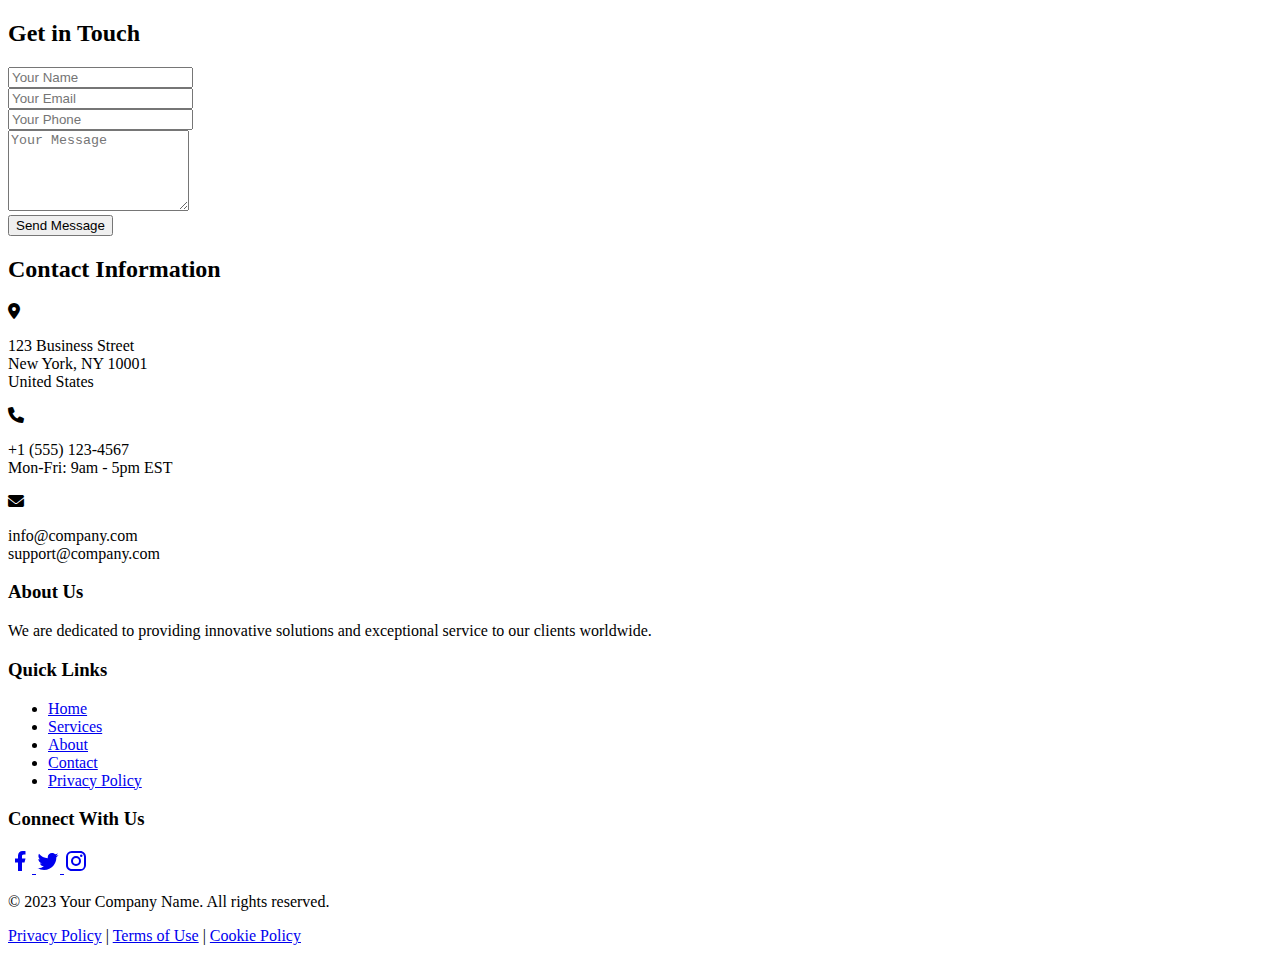
<file: index.html>
<!DOCTYPE html>
<html lang="en">
<head>
    <meta charset="UTF-8">
    <meta name="viewport" content="width=device-width, initial-scale=1.0">
    <title>Contact Us - Your Company Name</title>
    <link rel="stylesheet" href="https://cdnjs.cloudflare.com/ajax/libs/font-awesome/6.0.0/css/all.min.css">
    
</head>
<body>

    <section class="contact-section">
        <div class="contact-container">
            <div class="contact-form">
                <h2>Get in Touch</h2>
                <form>
                    <div class="form-group">
                        <input type="text" placeholder="Your Name" required>
                    </div>
                    <div class="form-group">
                        <input type="email" placeholder="Your Email" required>
                    </div>
                    <div class="form-group">
                        <input type="tel" placeholder="Your Phone">
                    </div>
                    <div class="form-group">
                        <textarea placeholder="Your Message" rows="5" required></textarea>
                    </div>
                    <button type="submit">Send Message</button>
                </form>
            </div>
            <div class="contact-info">
                <h2>Contact Information</h2>
                <div class="info-item">
                    <i class="fas fa-map-marker-alt"></i>
                    <p>123 Business Street<br>New York, NY 10001<br>United States</p>
                </div>
                <div class="info-item">
                    <i class="fas fa-phone"></i>
                    <p>+1 (555) 123-4567<br>Mon-Fri: 9am - 5pm EST</p>
                </div>
                <div class="info-item">
                    <i class="fas fa-envelope"></i>
                    <p>info@company.com<br>support@company.com</p>
                </div>
            </div>
        </div>
    </section>

    
    <footer>
        <div class="footer-content">
            <div class="footer-section">
                <h3>About Us</h3>
                <p>We are dedicated to providing innovative solutions and exceptional service to our clients worldwide.</p>
            </div>
            <div class="footer-section">
                <h3>Quick Links</h3>
                <ul class="footer-links">
                    <li><a href="#">Home</a></li>
                    <li><a href="#">Services</a></li>
                    <li><a href="#">About</a></li>
                    <li><a href="#">Contact</a></li>
                    <li><a href="#">Privacy Policy</a></li>
                </ul>
            </div>
            <div class="footer-section">
                <h3>Connect With Us</h3>
                <div class="social-icons">
                    <a href="#" class="social-icon">
                        <svg class="facebook" xmlns="http://www.w3.org/2000/svg" width="24" height="24" viewBox="0 0 24 24"><path fill="currentColor" d="M14 13.5h2.5l1-4H14v-2c0-1.03 0-2 2-2h1.5V2.14c-.326-.043-1.557-.14-2.857-.14C11.928 2 10 3.657 10 6.7v2.8H7v4h3V22h4v-8.5z"/></svg>
                    </a>
                    <a href="#" class="social-icon">
                        <svg class="twitter" xmlns="http://www.w3.org/2000/svg" width="24" height="24" viewBox="0 0 24 24"><path fill="currentColor" d="M22.46 6c-.77.35-1.6.58-2.46.69c.88-.53 1.56-1.37 1.88-2.38c-.83.5-1.75.85-2.72 1.05C18.37 4.5 17.26 4 16 4c-2.35 0-4.27 1.92-4.27 4.29c0 .34.04.67.11.98C8.28 9.09 5.11 7.38 3 4.79c-.37.63-.58 1.37-.58 2.15c0 1.49.75 2.81 1.91 3.56c-.71 0-1.37-.2-1.95-.5v.03c0 2.08 1.48 3.82 3.44 4.21a4.22 4.22 0 0 1-1.93.07a4.28 4.28 0 0 0 4 2.98a8.521 8.521 0 0 1-5.33 1.84c-.34 0-.68-.02-1.02-.06C3.44 20.29 5.7 21 8.12 21C16 21 20.33 14.46 20.33 8.79c0-.19 0-.37-.01-.56c.84-.6 1.56-1.36 2.14-2.23Z"/></svg>
                    </a>
                    <a href="#" class="social-icon">
                        <svg class="instagram" xmlns="http://www.w3.org/2000/svg" width="24" height="24" viewBox="0 0 24 24"><path fill="currentColor" d="M7.8 2h8.4C19.4 2 22 4.6 22 7.8v8.4a5.8 5.8 0 0 1-5.8 5.8H7.8C4.6 22 2 19.4 2 16.2V7.8A5.8 5.8 0 0 1 7.8 2m-.2 2A3.6 3.6 0 0 0 4 7.6v8.8C4 18.39 5.61 20 7.6 20h8.8a3.6 3.6 0 0 0 3.6-3.6V7.6C20 5.61 18.39 4 16.4 4H7.6m9.65 1.5a1.25 1.25 0 0 1 1.25 1.25A1.25 1.25 0 0 1 17.25 8A1.25 1.25 0 0 1 16 6.75a1.25 1.25 0 0 1 1.25-1.25M12 7a5 5 0 0 1 5 5a5 5 0 0 1-5 5a5 5 0 0 1-5-5a5 5 0 0 1 5-5m0 2a3 3 0 0 0-3 3a3 3 0 0 0 3 3a3 3 0 0 0 3-3a3 3 0 0 0-3-3Z"/></svg>
                    </a>
                </div>
            </div>
        </div>
        <div class="footer-bottom">
            <p class="copyright">&copy; 2023 Your Company Name. All rights reserved.</p>
            <div class="legal-links">
                <a href="#">Privacy Policy</a> | 
                <a href="#">Terms of Use</a> | 
                <a href="#">Cookie Policy</a>
            </div>
        </div>
    </footer>
</body>
</html>
</file>
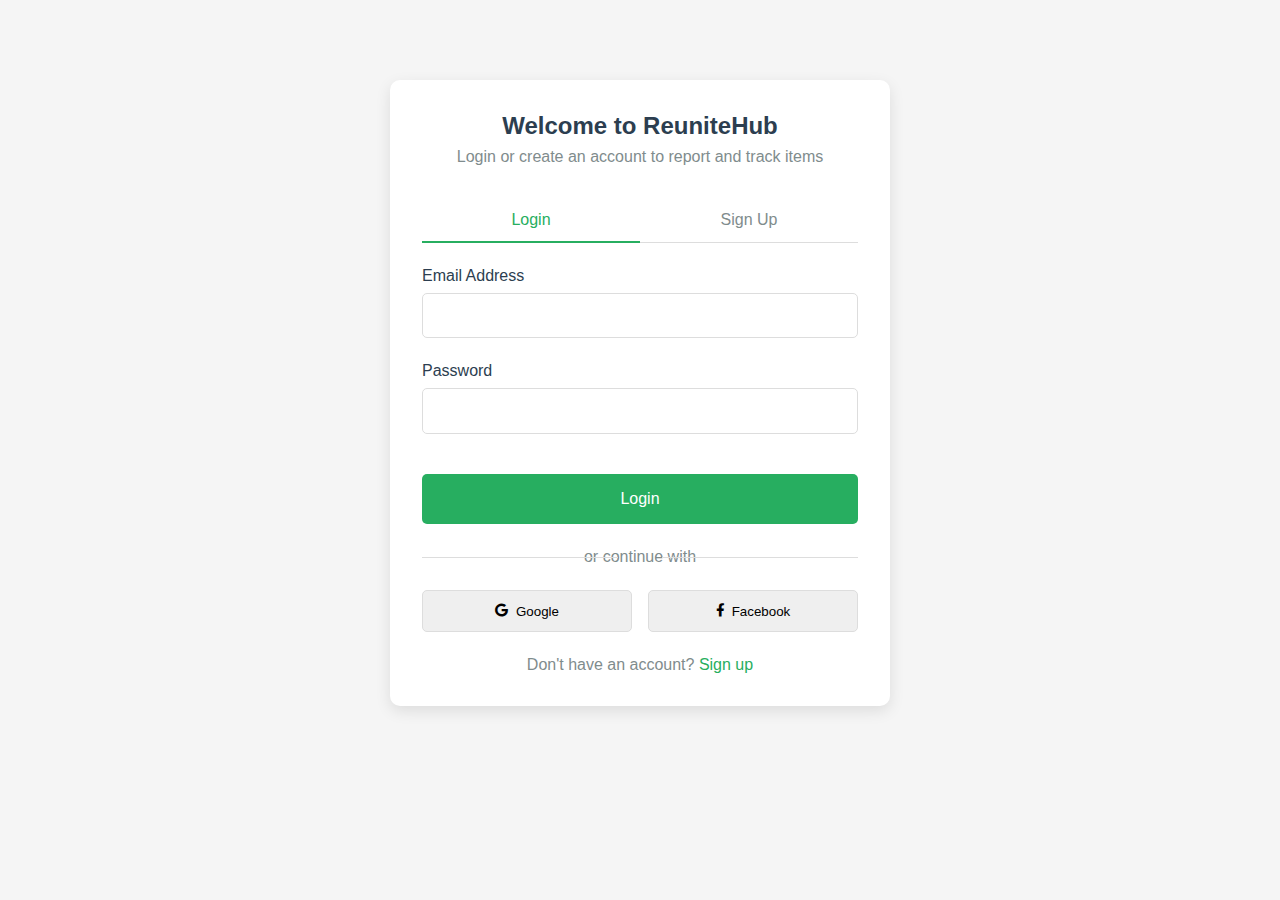
<file: account.html>
5<!DOCTYPE html>
<html lang="en">
<head>
    <meta charset="UTF-8">
    <meta name="viewport" content="width=device-width, initial-scale=1.0">
    <title>My Account | ReuniteHub</title>
    <link rel="stylesheet" href="https://cdnjs.cloudflare.com/ajax/libs/font-awesome/6.0.0/css/all.min.css">
    <style>
        * {
            margin: 0;
            padding: 0;
            box-sizing: border-box;
            font-family: 'Segoe UI', Tahoma, Geneva, Verdana, sans-serif;
        }
        
        body {
            background: #f5f5f5;
        }
        
        .navbar {
            background: #ffffff;
            padding: 1rem 5%;
            box-shadow: 0 2px 10px rgba(0,0,0,0.1);
            display: flex;
            justify-content: space-between;
            align-items: center;
        }
        
        .logo {
            font-size: 1.8rem;
            font-weight: bold;
            color: #2c3e50;
            text-decoration: none;
        }
        
        .logo span {
            color: #27ae60;
        }
        
        .nav-links a {
            margin-left: 2rem;
            text-decoration: none;
            color: #2c3e50;
            font-weight: 500;
            transition: all 0.3s ease;
        }
        
        .nav-links a:hover {
            color: #27ae60;
        }
        
        .account-container {
            max-width: 1200px;
            margin: 2rem auto;
            padding: 0 5%;
        }
        
        .account-header {
            display: flex;
            align-items: center;
            margin-bottom: 2rem;
            padding-bottom: 1rem;
            border-bottom: 1px solid #eee;
        }
        
        .profile-pic {
            width: 80px;
            height: 80px;
            border-radius: 50%;
            background: #ddd;
            margin-right: 1.5rem;
            overflow: hidden;
        }
        
        .profile-pic img {
            width: 100%;
            height: 100%;
            object-fit: cover;
        }
        
        .profile-info h2 {
            color: #2c3e50;
            margin-bottom: 0.5rem;
        }
        
        .profile-info p {
            color: #7f8c8d;
        }
        
        .account-tabs {
            display: flex;
            margin-bottom: 1.5rem;
            border-bottom: 1px solid #ddd;
        }
        
        .account-tab {
            padding: 0.8rem 1.5rem;
            background: none;
            border: none;
            cursor: pointer;
            font-size: 1rem;
            color: #7f8c8d;
            position: relative;
        }
        
        .account-tab.active {
            color: #27ae60;
            font-weight: 500;
        }
        
        .account-tab.active::after {
            content: '';
            position: absolute;
            bottom: -1px;
            left: 0;
            width: 100%;
            height: 2px;
            background: #27ae60;
        }
        
        .account-content {
            display: none;
        }
        
        .account-content.active {
            display: block;
        }
        
        .items-grid {
            display: grid;
            grid-template-columns: repeat(auto-fill, minmax(250px, 1fr));
            gap: 1.5rem;
            margin-top: 1.5rem;
        }
        
        .item-card {
            border-radius: 10px;
            overflow: hidden;
            box-shadow: 0 3px 10px rgba(0,0,0,0.1);
            transition: all 0.3s ease;
            background: white;
        }
        
        .item-card:hover {
            transform: translateY(-5px);
            box-shadow: 0 5px 15px rgba(0,0,0,0.2);
        }
        
        .item-image {
            height: 150px;
            background: #ddd;
            background-size: cover;
            background-position: center;
        }
        
        .item-info {
            padding: 1rem;
        }
        
        .item-info h4 {
            font-size: 1.1rem;
            margin-bottom: 0.5rem;
            color: #2c3e50;
        }
        
        .item-info p {
            color: #7f8c8d;
            font-size: 0.9rem;
            margin-bottom: 0.5rem;
        }
        
        .item-status {
            display: inline-block;
            padding: 0.3rem 0.8rem;
            border-radius: 20px;
            font-size: 0.8rem;
            font-weight: 500;
        }
        
        .item-status.lost {
            background: #ffeaa7;
            color: #e17055;
        }
        
        .item-status.found {
            background: #a5dfdc;
            color: #27ae60;
        }
        
        .account-details {
            background: white;
            padding: 2rem;
            border-radius: 10px;
            box-shadow: 0 3px 10px rgba(0,0,0,0.1);
        }
        
        .detail-row {
            display: flex;
            margin-bottom: 1rem;
            padding-bottom: 1rem;
            border-bottom: 1px solid #eee;
        }
        
        .detail-label {
            width: 150px;
            font-weight: 500;
            color: #2c3e50;
        }
        
        .detail-value {
            flex: 1;
            color: #7f8c8d;
        }
        
        .logout-btn {
            display: inline-block;
            margin-top: 1rem;
            padding: 0.8rem 1.5rem;
            background: #e74c3c;
            color: white;
            border: none;
            border-radius: 5px;
            cursor: pointer;
            transition: all 0.3s ease;
        }
        
        .logout-btn:hover {
            background: #c0392b;
        }
    </style>
</head>
<body>
    <nav class="navbar">
        <a href="index.html" class="logo">Reunite<span>Hub</span></a>
        <div class="nav-links">
            <a href="lf2.html">Home</a>
            <a href="#" id="reportLink">Report</a>
            <a href="#" id="browseLink">Browse</a>
            <a href="index1.html">Contact</a>
            <a href="#" id="logoutLink" style="color: #e74c3c;">Logout</a>
        </div>
    </nav>
    
    <div class="account-container">
        <div class="account-header">
            <div class="profile-pic">
                <img src="https://source.unsplash.com/random/300x300/?person" alt="Profile Picture">
            </div>
            <div class="profile-info">
                <h2 id="userName">John Doe</h2>
                <p id="userEmail">john.doe@example.com</p>
                <p>Member since <span id="joinDate">May 2023</span></p>
            </div>
        </div>
        
        <div class="account-tabs">
            <button class="account-tab active" data-tab="my-items">My Items</button>
            <button class="account-tab" data-tab="account">Account Details</button>
        </div>
        
        <div class="account-content active" id="my-items-tab">
            <h3>My Reported Items</h3>
            <div class="items-grid" id="userItemsGrid">
                <!-- User's items will be loaded here -->
            </div>
        </div>
        
        <div class="account-content" id="account-tab">
            <div class="account-details">
                <div class="detail-row">
                    <div class="detail-label">Full Name</div>
                    <div class="detail-value" id="detailName">John Doe</div>
                </div>
                <div class="detail-row">
                    <div class="detail-label">Email</div>
                    <div class="detail-value" id="detailEmail">john.doe@example.com</div>
                </div>
                <div class="detail-row">
                    <div class="detail-label">Member Since</div>
                    <div class="detail-value" id="detailJoinDate">May 15, 2023</div>
                </div>
                <button class="logout-btn" id="logoutBtn">Logout</button>
            </div>
        </div>
    </div>
    
    <script>
        // Check if user is logged in
        const currentUser = JSON.parse(localStorage.getItem('currentUser'));
        
        if (!currentUser) {
            window.location.href = 'signup.html';
        } else {
            // Display user info
            document.getElementById('userName').textContent = currentUser.name;
            document.getElementById('userEmail').textContent = currentUser.email;
            document.getElementById('joinDate').textContent = new Date(currentUser.joined).toLocaleDateString('en-US', { year: 'numeric', month: 'long' });
            
            document.getElementById('detailName').textContent = currentUser.name;
            document.getElementById('detailEmail').textContent = currentUser.email;
            document.getElementById('detailJoinDate').textContent = new Date(currentUser.joined).toLocaleDateString('en-US', { year: 'numeric', month: 'long', day: 'numeric' });
            
            // Load user's items
            loadUserItems();
        }
        
        // Tab switching
        const accountTabs = document.querySelectorAll('.account-tab');
        const accountContents = document.querySelectorAll('.account-content');
        
        accountTabs.forEach(tab => {
            tab.addEventListener('click', () => {
                accountTabs.forEach(t => t.classList.remove('active'));
                accountContents.forEach(c => c.classList.remove('active'));
                
                tab.classList.add('active');
                document.getElementById(`${tab.dataset.tab}-tab`).classList.add('active');
            });
        });
        
        // Logout functionality
        const logoutBtn = document.getElementById('logoutBtn');
        const logoutLink = document.getElementById('logoutLink');
        
        function logout() {
            localStorage.removeItem('currentUser');
            window.location.href = 'signup.html';
        }
        
        logoutBtn.addEventListener('click', logout);
        logoutLink.addEventListener('click', (e) => {
            e.preventDefault();
            logout();
        });
        
        // Load user's items
        function loadUserItems() {
            const items = JSON.parse(localStorage.getItem('lostFoundItems')) || [];
            const userItems = items.filter(item => item.contact.includes(currentUser.email));
            
            const itemsGrid = document.getElementById('userItemsGrid');
            itemsGrid.innerHTML = '';
            
            if (userItems.length === 0) {
                itemsGrid.innerHTML = '<p>You have not reported any items yet.</p>';
                return;
            }
            
            userItems.forEach(item => {
                const statusClass = item.type === 'lost' ? 'lost' : 'found';
                const statusText = item.type === 'lost' ? 'Lost' : 'Found';
                
                const itemCard = document.createElement('div');
                itemCard.className = 'item-card';
                itemCard.innerHTML = `
                    <div class="item-image" style="background-image: url('${item.image || 'https://source.unsplash.com/random/800x600/?' + item.category}')"></div>
                    <div class="item-info">
                        <h4>${item.name}</h4>
                        <p>${item.location} • ${new Date(item.date).toLocaleDateString('en-US', { year: 'numeric', month: 'short', day: 'numeric' })}</p>
                        <span class="item-status ${statusClass}">${statusText}</span>
                    </div>
                `;
                
                itemsGrid.appendChild(itemCard);
            });
        }
    </script>
</body>
</html>
</file>
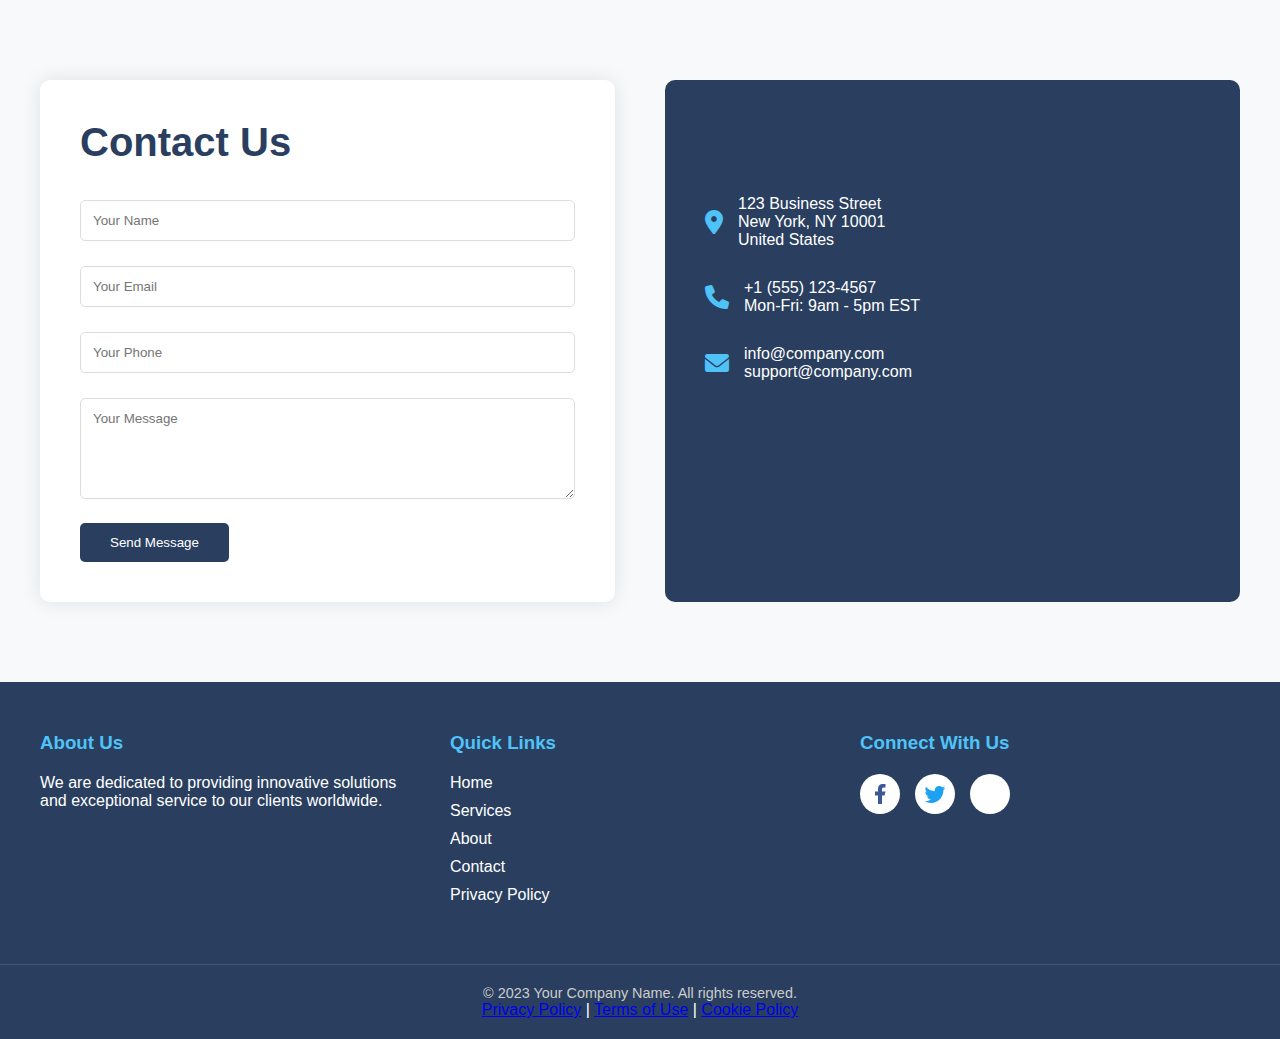
<file: index1.html>
<!DOCTYPE html>
<html lang="en">
<head>
    <meta charset="UTF-8">
    <meta name="viewport" content="width=device-width, initial-scale=1.0">
    <title>Contact Us</title>
    <link rel="stylesheet" href="https://cdnjs.cloudflare.com/ajax/libs/font-awesome/6.0.0/css/all.min.css">
    <link rel="stylesheet" href="style.css">
</head>
<body>
    <!-- Contact Section -->
    <section class="contact-section">
        <div class="contact-container">
            <div class="contact-form">
                <h2>Contact Us</h2>
                <form>
                    <div class="form-group">
                        <input type="text" placeholder="Your Name" required>
                    </div>
                    <div class="form-group">
                        <input type="email" placeholder="Your Email" required>
                    </div>
                    <div class="form-group">
                        <input type="tel" placeholder="Your Phone">
                    </div>
                    <div class="form-group">
                        <textarea placeholder="Your Message" rows="5" required></textarea>
                    </div>
                    <button type="submit">Send Message</button>
                </form>
            </div>
            <div class="contact-info">
                <h2>Contact Information</h2>
                <div class="info-item">
                    <i class="fas fa-map-marker-alt"></i>
                    <p>123 Business Street<br>New York, NY 10001<br>United States</p>
                </div>
                <div class="info-item">
                    <i class="fas fa-phone"></i>
                    <p>+1 (555) 123-4567<br>Mon-Fri: 9am - 5pm EST</p>
                </div>
                <div class="info-item">
                    <i class="fas fa-envelope"></i>
                    <p>info@company.com<br>support@company.com</p>
                </div>
            </div>
        </div>
    </section>

    <!-- Footer -->
    <footer>
        <div class="footer-content">
            <div class="footer-section">
                <h3>About Us</h3>
                <p>We are dedicated to providing innovative solutions and exceptional service to our clients worldwide.</p>
            </div>
            <div class="footer-section">
                <h3>Quick Links</h3>
                <ul class="footer-links">
                    <li><a href="#">Home</a></li>
                    <li><a href="#">Services</a></li>
                    <li><a href="#">About</a></li>
                    <li><a href="#">Contact</a></li>
                    <li><a href="#">Privacy Policy</a></li>
                </ul>
            </div>
            <div class="footer-section">
                <h3>Connect With Us</h3>
                <div class="social-icons">
                    <a href="#" class="social-icon">
                        <svg class="facebook" xmlns="http://www.w3.org/2000/svg" width="24" height="24" viewBox="0 0 24 24"><path fill="currentColor" d="M14 13.5h2.5l1-4H14v-2c0-1.03 0-2 2-2h1.5V2.14c-.326-.043-1.557-.14-2.857-.14C11.928 2 10 3.657 10 6.7v2.8H7v4h3V22h4v-8.5z"/></svg>
                    </a>
                    <a href="#" class="social-icon">
                        <svg class="twitter" xmlns="http://www.w3.org/2000/svg" width="24" height="24" viewBox="0 0 24 24"><path fill="currentColor" d="M22.46 6c-.77.35-1.6.58-2.46.69c.88-.53 1.56-1.37 1.88-2.38c-.83.5-1.75.85-2.72 1.05C18.37 4.5 17.26 4 16 4c-2.35 0-4.27 1.92-4.27 4.29c0 .34.04.67.11.98C8.28 9.09 5.11 7.38 3 4.79c-.37.63-.58 1.37-.58 2.15c0 1.49.75 2.81 1.91 3.56c-.71 0-1.37-.2-1.95-.5v.03c0 2.08 1.48 3.82 3.44 4.21a4.22 4.22 0 0 1-1.93.07a4.28 4.28 0 0 0 4 2.98a8.521 8.521 0 0 1-5.33 1.84c-.34 0-.68-.02-1.02-.06C3.44 20.29 5.7 21 8.12 21C16 21 20.33 14.46 20.33 8.79c0-.19 0-.37-.01-.56c.84-.6 1.56-1.36 2.14-2.23Z"/></svg>
                    </a>
                    <a href="#" class="social-icon">
                        <svg class="instagram" xmlns="http://www.w3.org/2000/svg" width="24" height="24" viewBox="0 0 24 24"><path fill="currentColor"/></svg>
                    </a>
                </div>
            </div>
        </div>
        <div class="footer-bottom">
            <p class="copyright">&copy; 2023 Your Company Name. All rights reserved.</p>
            <div class="legal-links">
                <a href="#">Privacy Policy</a> | 
                <a href="#">Terms of Use</a> | 
                <a href="#">Cookie Policy</a>
            </div>
        </div>
    </footer>
</body>
</html>
</file>
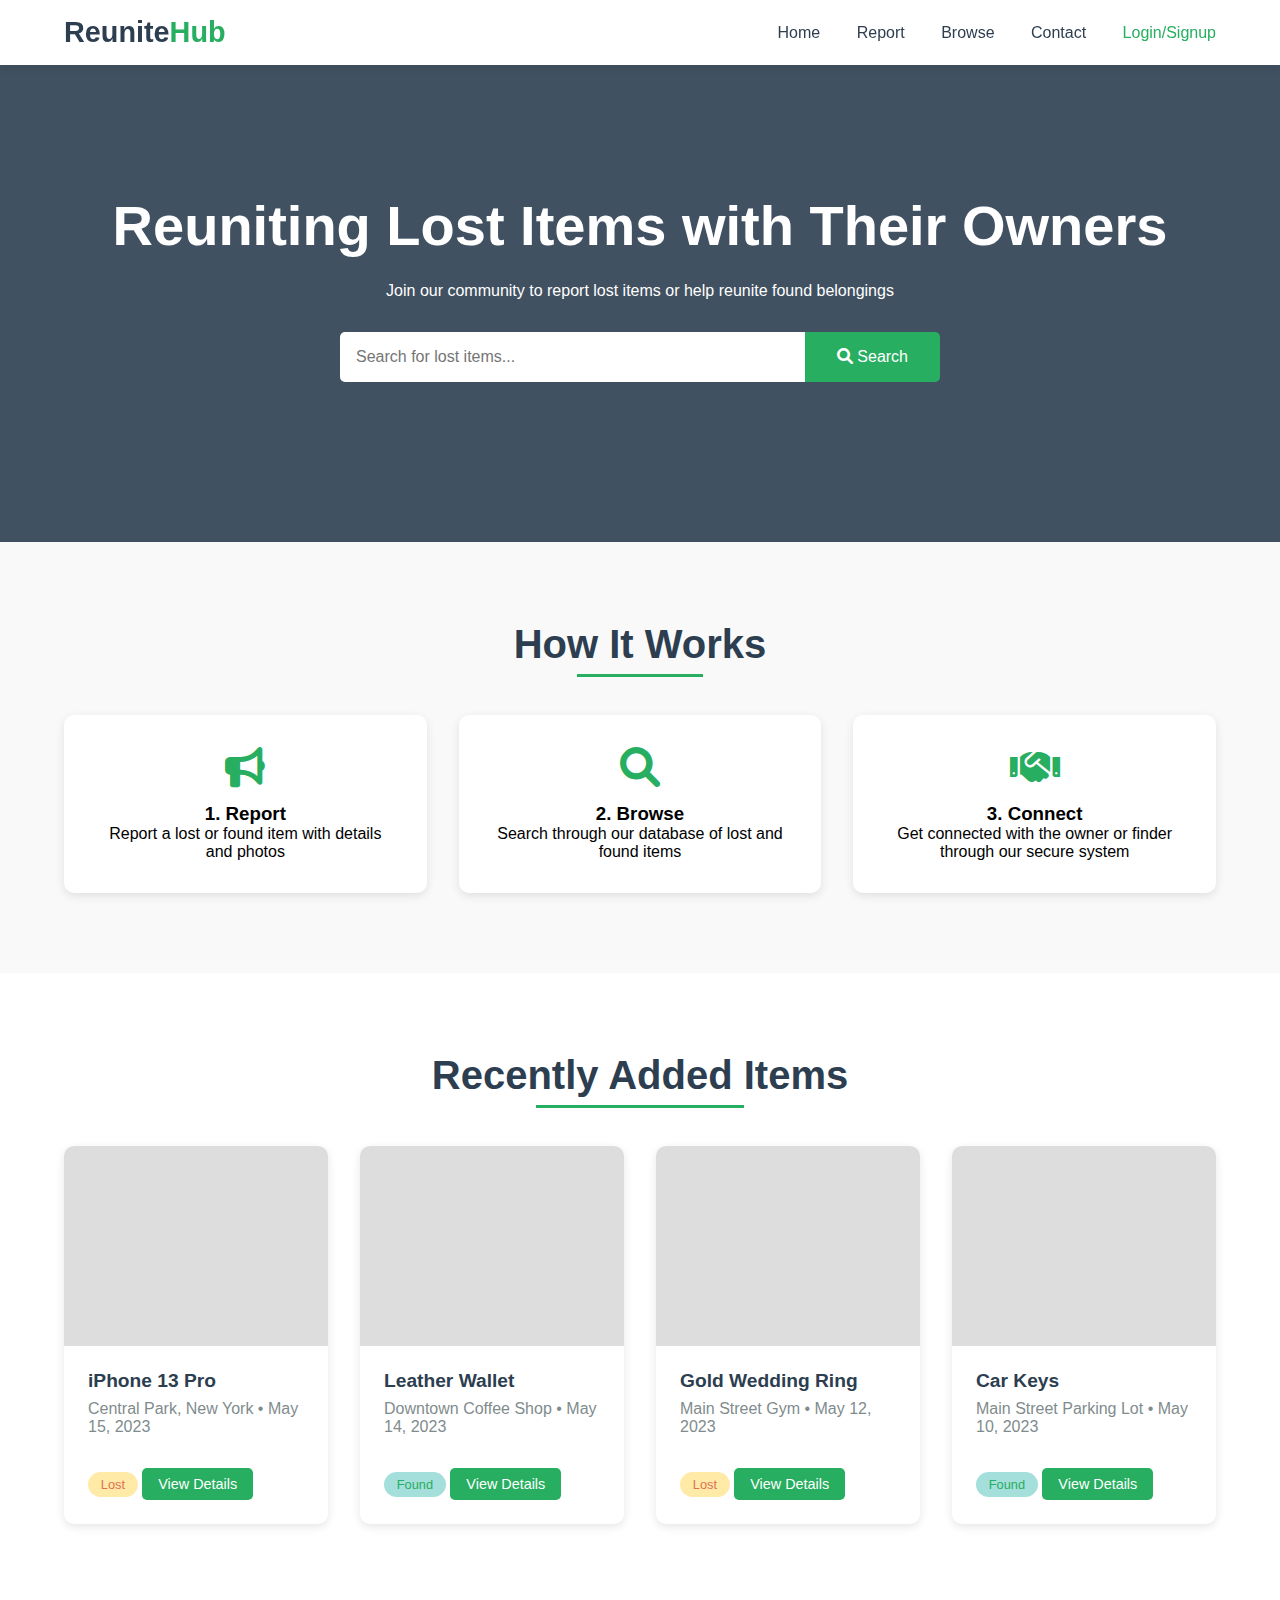
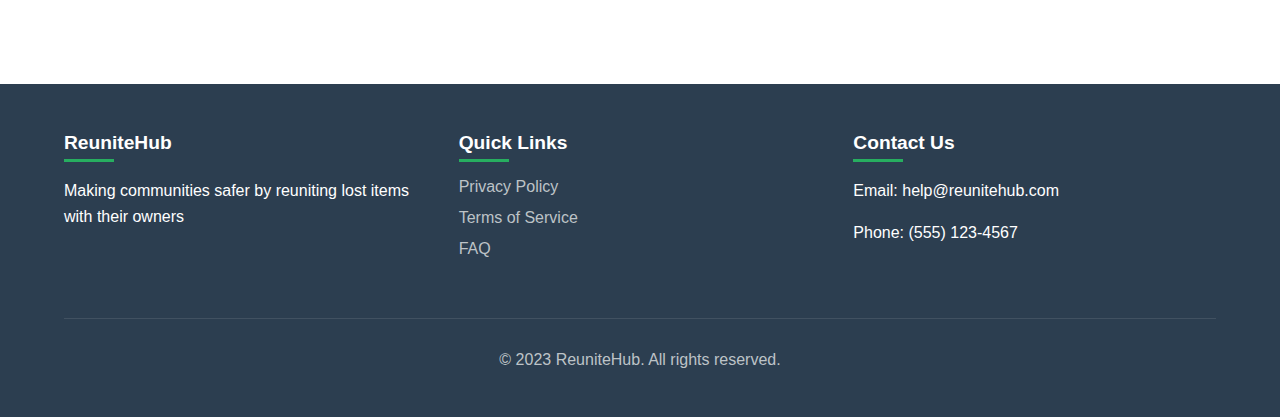
<file: lf.html>
<!DOCTYPE html>
<html lang="en">
<head>
    <meta charset="UTF-8">
    <meta name="viewport" content="width=device-width, initial-scale=1.0">
    <title>ReuniteHub | Lost & Found Community</title>
    <link rel="stylesheet" href="https://cdnjs.cloudflare.com/ajax/libs/font-awesome/6.0.0/css/all.min.css">
    <style>
        * {
            margin: 0;
            padding: 0;
            box-sizing: border-box;
            font-family: 'Segoe UI', Tahoma, Geneva, Verdana, sans-serif;
        }

        
        .navbar {
            background: #ffffff;
            padding: 1rem 5%;
            box-shadow: 0 2px 10px rgba(0,0,0,0.1);
            display: flex;
            justify-content: space-between;
            align-items: center;
            position: sticky;
            top: 0;
            z-index: 100;
        }

        .logo {
            font-size: 1.8rem;
            font-weight: bold;
            color: #2c3e50;
            text-decoration: none;
        }

        .logo span {
            color: #27ae60;
        }

        .nav-links a {
            margin-left: 2rem;
            text-decoration: none;
            color: #2c3e50;
            font-weight: 500;
            transition: all 0.3s ease;
        }

        .nav-links a:hover {
            color: #27ae60;
        }

        
        .hero {
            background: linear-gradient(rgba(44, 62, 80, 0.9), rgba(44, 62, 80, 0.9)),
                        url('https://images.unsplash.com/photo-1589998059171-988d887df646?ixlib=rb-1.2.1&auto=format&fit=crop&w=1355&q=80');
            background-size: cover;
            background-position: center;
            color: white;
            padding: 8rem 5%;
            text-align: center;
        }

        .hero h1 {
            font-size: 3.5rem;
            margin-bottom: 1.5rem;
        }

        .search-bar {
            max-width: 600px;
            margin: 2rem auto;
            display: flex;
        }

        .search-input {
            flex: 1;
            padding: 1rem;
            border: none;
            border-radius: 5px 0 0 5px;
            font-size: 1rem;
        }

        .search-btn {
            padding: 1rem 2rem;
            background: #27ae60;
            border: none;
            color: white;
            border-radius: 0 5px 5px 0;
            cursor: pointer;
            font-size: 1rem;
            transition: all 0.3s ease;
        }

        .search-btn:hover {
            background: #2ecc71;
        }

        
        .steps {
            padding: 5rem 5%;
            background: #f9f9f9;
        }

        .section-title {
            text-align: center;
            margin-bottom: 3rem;
        }

        .section-title h2 {
            font-size: 2.5rem;
            color: #2c3e50;
            position: relative;
            display: inline-block;
        }

        .section-title h2::after {
            content: '';
            position: absolute;
            width: 50%;
            height: 3px;
            background: #27ae60;
            bottom: -10px;
            left: 25%;
        }

        .steps-grid {
            display: grid;
            grid-template-columns: repeat(auto-fit, minmax(250px, 1fr));
            gap: 2rem;
            margin-top: 3rem;
        }

        .step-card {
            background: white;
            padding: 2rem;
            border-radius: 10px;
            text-align: center;
            box-shadow: 0 3px 10px rgba(0,0,0,0.1);
            transition: all 0.3s ease;
        }

        .step-card:hover {
            transform: translateY(-5px);
            box-shadow: 0 5px 15px rgba(0,0,0,0.2);
        }

        .step-icon {
            font-size: 2.5rem;
            color: #27ae60;
            margin-bottom: 1rem;
        }

        
        .recent-items {
            padding: 5rem 5%;
        }

        .items-grid {
            display: grid;
            grid-template-columns: repeat(auto-fit, minmax(250px, 1fr));
            gap: 2rem;
            margin-top: 2rem;
        }

        .item-card {
            border-radius: 10px;
            overflow: hidden;
            box-shadow: 0 3px 10px rgba(0,0,0,0.1);
            transition: all 0.3s ease;
            background: white;
        }

        .item-card:hover {
            transform: translateY(-5px);
            box-shadow: 0 5px 15px rgba(0,0,0,0.2);
        }

        .item-image {
            height: 200px;
            background: #ddd;
            background-size: cover;
            background-position: center;
        }

        .item-info {
            padding: 1.5rem;
        }

        .item-info h4 {
            font-size: 1.2rem;
            margin-bottom: 0.5rem;
            color: #2c3e50;
        }

        .item-info p {
            color: #7f8c8d;
            margin-bottom: 1rem;
        }

        .item-info .item-status {
            display: inline-block;
            padding: 0.3rem 0.8rem;
            border-radius: 20px;
            font-size: 0.8rem;
            font-weight: 500;
        }

        .item-status.lost {
            background: #ffeaa7;
            color: #e17055;
        }

        .item-status.found {
            background: #a5dfdc;
            color: #27ae60;
        }

        .view-btn {
            display: inline-block;
            margin-top: 1rem;
            padding: 0.5rem 1rem;
            background: #27ae60;
            color: white;
            border: none;
            border-radius: 5px;
            text-decoration: none;
            font-size: 0.9rem;
            transition: all 0.3s ease;
        }

        .view-btn:hover {
            background: #2ecc71;
        }

        
        .modal {
            display: none;
            position: fixed;
            top: 0;
            left: 0;
            width: 100%;
            height: 100%;
            background: rgba(0,0,0,0.5);
            z-index: 1000;
            justify-content: center;
            align-items: center;
        }

        .modal-content {
            background: white;
            padding: 2rem;
            border-radius: 10px;
            width: 90%;
            max-width: 600px;
            max-height: 80vh;
            overflow-y: auto;
        }

        .close-btn {
            position: absolute;
            top: 1rem;
            right: 1rem;
            font-size: 1.5rem;
            cursor: pointer;
            color: #7f8c8d;
        }

        .form-group {
            margin-bottom: 1.5rem;
        }

        .form-group label {
            display: block;
            margin-bottom: 0.5rem;
            font-weight: 500;
            color: #2c3e50;
        }

        .form-group input,
        .form-group select,
        .form-group textarea {
            width: 100%;
            padding: 0.8rem;
            border: 1px solid #ddd;
            border-radius: 5px;
            font-size: 1rem;
        }

        .form-group textarea {
            height: 100px;
            resize: vertical;
        }

        .submit-btn {
            background: #27ae60;
            color: white;
            border: none;
            padding: 1rem 2rem;
            border-radius: 5px;
            font-size: 1rem;
            cursor: pointer;
            transition: all 0.3s ease;
        }

        .submit-btn:hover {
            background: #2ecc71;
        }

        
        .tabs {
            display: flex;
            margin-bottom: 1.5rem;
            border-bottom: 1px solid #ddd;
        }

        .tab-btn {
            padding: 0.8rem 1.5rem;
            background: none;
            border: none;
            cursor: pointer;
            font-size: 1rem;
            color: #7f8c8d;
            position: relative;
        }

        .tab-btn.active {
            color: #27ae60;
            font-weight: 500;
        }

        .tab-btn.active::after {
            content: '';
            position: absolute;
            bottom: -1px;
            left: 0;
            width: 100%;
            height: 2px;
            background: #27ae60;
        }

        .tab-content {
            display: none;
        }

        .tab-content.active {
            display: block;
        }

        
        .search-results {
            padding: 5rem 5%;
        }

        .no-results {
            text-align: center;
            padding: 2rem;
            color: #7f8c8d;
        }

        
        footer {
            background: #2c3e50;
            color: white;
            padding: 3rem 5%;
            margin-top: 5rem;
        }

        .footer-content {
            display: grid;
            grid-template-columns: repeat(auto-fit, minmax(200px, 1fr));
            gap: 2rem;
        }

        .footer-column h4 {
            font-size: 1.2rem;
            margin-bottom: 1.5rem;
            position: relative;
        }

        .footer-column h4::after {
            content: '';
            position: absolute;
            width: 50px;
            height: 3px;
            background: #27ae60;
            bottom: -8px;
            left: 0;
        }

        .footer-column p {
            margin-bottom: 1rem;
            line-height: 1.6;
        }

        .footer-links {
            list-style: none;
        }

        .footer-links li {
            margin-bottom: 0.8rem;
        }

        .footer-links a {
            color: #bdc3c7;
            text-decoration: none;
            transition: all 0.3s ease;
        }

        .footer-links a:hover {
            color: #27ae60;
            padding-left: 5px;
        }

        .copyright {
            text-align: center;
            margin-top: 3rem;
            padding-top: 2rem;
            border-top: 1px solid rgba(255,255,255,0.1);
            color: #bdc3c7;
        }

        @media (max-width: 768px) {
            .nav-links {
                display: none;
            }
            
            .hero h1 {
                font-size: 2.5rem;
            }

            .section-title h2 {
                font-size: 2rem;
            }
        }
    </style>
</head>
<body>
    
    <nav class="navbar">
        <a href="index.html" class="logo">Reunite<span>Hub</span></a>
        <div class="nav-links">
            <a href="#home">Home</a>
            <a href="#" id="reportLink">Report</a>
            <a href="#" id="browseLink">Browse</a>
            <a href="index1.html">Contact</a>
            <a href="signup.html" style="color: #27ae60;">Login/Signup</a>
        </div>
    </nav>

    
    <section class="hero" id="home">
        <h1>Reuniting Lost Items with Their Owners</h1>
        <p>Join our community to report lost items or help reunite found belongings</p>
        <div class="search-bar">
            <input type="text" class="search-input" id="mainSearch" placeholder="Search for lost items...">
            <button class="search-btn" id="mainSearchBtn"><i class="fas fa-search"></i> Search</button>
        </div>
    </section>

    
    <section class="steps">
        <div class="section-title">
            <h2>How It Works</h2>
        </div>
        <div class="steps-grid">
            <div class="step-card">
                <i class="fas fa-bullhorn step-icon"></i>
                <h3>1. Report</h3>
                <p>Report a lost or found item with details and photos</p>
            </div>
            <div class="step-card">
                <i class="fas fa-search step-icon"></i>
                <h3>2. Browse</h3>
                <p>Search through our database of lost and found items</p>
            </div>
            <div class="step-card">
                <i class="fas fa-handshake step-icon"></i>
                <h3>3. Connect</h3>
                <p>Get connected with the owner or finder through our secure system</p>
            </div>
        </div>
    </section>

    
    <section class="recent-items" id="recentItems">
        <div class="section-title">
            <h2>Recently Added Items</h2>
        </div>
        <div class="items-grid" id="itemsGrid">
            
        </div>
    </section>

    
    <section class="search-results" id="searchResults" style="display: none;">
        <div class="section-title">
            <h2>Search Results</h2>
        </div>
        <div class="items-grid" id="searchResultsGrid">
            
        </div>
        <div class="no-results" id="noResults" style="display: none;">
            <h3>No items found matching your search</h3>
            <p>Try different keywords or report a new item</p>
        </div>
    </section>

    
    <div class="modal" id="reportModal">
        <div class="modal-content">
            <span class="close-btn" id="closeReportModal">&times;</span>
            <h2>Report Lost or Found Item</h2>
            <div class="tabs">
                <button class="tab-btn active" data-tab="lost">I Lost Something</button>
                <button class="tab-btn" data-tab="found">I Found Something</button>
            </div>
            
            <div class="tab-content active" id="lost-tab">
                <form id="lostForm">
                    <div class="form-group">
                        <label for="lostItemName">Item Name *</label>
                        <input type="text" id="lostItemName" required>
                    </div>
                    <div class="form-group">
                        <label for="lostCategory">Category *</label>
                        <select id="lostCategory" required>
                            <option value="">Select a category</option>
                            <option value="electronics">Electronics</option>
                            <option value="jewelry">Jewelry</option>
                            <option value="documents">Documents</option>
                            <option value="clothing">Clothing</option>
                            <option value="keys">Keys</option>
                            <option value="wallet">Wallet/Purse</option>
                            <option value="other">Other</option>
                        </select>
                    </div>
                    <div class="form-group">
                        <label for="lostLocation">Location Lost *</label>
                        <input type="text" id="lostLocation" required>
                    </div>
                    <div class="form-group">
                        <label for="lostDate">Date Lost *</label>
                        <input type="date" id="lostDate" required>
                    </div>
                    <div class="form-group">
                        <label for="lostDescription">Description *</label>
                        <textarea id="lostDescription" required></textarea>
                    </div>
                    <div class="form-group">
                        <label for="lostContact">Your Contact Information *</label>
                        <input type="text" id="lostContact" placeholder="Email or phone number" required>
                    </div>
                    <button type="submit" class="submit-btn">Report Lost Item</button>
                </form>
            </div>
            
            <div class="tab-content" id="found-tab">
                <form id="foundForm">
                    <div class="form-group">
                        <label for="foundItemName">Item Name *</label>
                        <input type="text" id="foundItemName" required>
                    </div>
                    <div class="form-group">
                        <label for="foundCategory">Category *</label>
                        <select id="foundCategory" required>
                            <option value="">Select a category</option>
                            <option value="electronics">Electronics</option>
                            <option value="jewelry">Jewelry</option>
                            <option value="documents">Documents</option>
                            <option value="clothing">Clothing</option>
                            <option value="keys">Keys</option>
                            <option value="wallet">Wallet/Purse</option>
                            <option value="other">Other</option>
                        </select>
                    </div>
                    <div class="form-group">
                        <label for="foundLocation">Location Found *</label>
                        <input type="text" id="foundLocation" required>
                    </div>
                    <div class="form-group">
                        <label for="foundDate">Date Found *</label>
                        <input type="date" id="foundDate" required>
                    </div>
                    <div class="form-group">
                        <label for="foundDescription">Description *</label>
                        <textarea id="foundDescription" required></textarea>
                    </div>
                    <div class="form-group">
                        <label for="foundContact">Your Contact Information *</label>
                        <input type="text" id="foundContact" placeholder="Email or phone number" required>
                    </div>
                    <button type="submit" class="submit-btn">Report Found Item</button>
                </form>
            </div>
        </div>
    </div>


    <div class="modal" id="itemModal">
        <div class="modal-content">
            <span class="close-btn" id="closeItemModal">&times;</span>
            <div id="itemModalContent">
                
            </div>
        </div>
    </div>


    <footer>
        <div class="footer-content">
            <div class="footer-column">
                <h4>ReuniteHub</h4>
                <p>Making communities safer by reuniting lost items with their owners</p>
            </div>
            <div class="footer-column">
                <h4>Quick Links</h4>
                <ul class="footer-links">
                    <li><a href="#privacy">Privacy Policy</a></li>
                    <li><a href="#terms">Terms of Service</a></li>
                    <li><a href="#faq">FAQ</a></li>
                </ul>
            </div>
            <div class="footer-column">
                <h4>Contact Us</h4>
                <p>Email: help@reunitehub.com</p>
                <p>Phone: (555) 123-4567</p>
            </div>
        </div>
        <div class="copyright">
            &copy; 2023 ReuniteHub. All rights reserved.
        </div>
    </footer>

    <script>
        
        let items = JSON.parse(localStorage.getItem('lostFoundItems')) || [
            {
                id: 1,
                type: 'lost',
                name: 'iPhone 13 Pro',
                category: 'electronics',
                location: 'Central Park, New York',
                date: '2023-05-15',
                description: 'Black iPhone 13 Pro with blue silicone case. Lost near the fountain area.',
                contact: 'john.doe@example.com',
                image: 'https://source.unsplash.com/random/800x600/?iphone'
            },
            {
                id: 2,
                type: 'found',
                name: 'Leather Wallet',
                category: 'wallet',
                location: 'Downtown Coffee Shop',
                date: '2023-05-14',
                description: 'Brown leather wallet containing credit cards and ID. Initials "M.J." inside.',
                contact: 'coffee@example.com',
                image: 'https://source.unsplash.com/random/800x600/?wallet'
            },
            {
                id: 3,
                type: 'lost',
                name: 'Gold Wedding Ring',
                category: 'jewelry',
                location: 'Main Street Gym',
                date: '2023-05-12',
                description: 'Gold wedding band with inscription "Forever Yours". Lost in locker room.',
                contact: '555-123-4567',
                image: 'https://source.unsplash.com/random/800x600/?wedding+ring'
            },
            {
                id: 4,
                type: 'found',
                name: 'Car Keys',
                category: 'keys',
                location: 'Main Street Parking Lot',
                date: '2023-05-10',
                description: 'Set of car keys with a small teddy bear keychain. Found near parking space #42.',
                contact: 'security@parking.com',
                image: 'https://source.unsplash.com/random/800x600/?car+keys'
            }
        ];

        
        const reportLink = document.getElementById('reportLink');
        const browseLink = document.getElementById('browseLink');
        const reportModal = document.getElementById('reportModal');
        const closeReportModal = document.getElementById('closeReportModal');
        const itemModal = document.getElementById('itemModal');
        const closeItemModal = document.getElementById('closeItemModal');
        const itemsGrid = document.getElementById('itemsGrid');
        const searchResults = document.getElementById('searchResults');
        const searchResultsGrid = document.getElementById('searchResultsGrid');
        const noResults = document.getElementById('noResults');
        const mainSearch = document.getElementById('mainSearch');
        const mainSearchBtn = document.getElementById('mainSearchBtn');
        const lostForm = document.getElementById('lostForm');
        const foundForm = document.getElementById('foundForm');
        const tabBtns = document.querySelectorAll('.tab-btn');
        const tabContents = document.querySelectorAll('.tab-content');

    
        document.addEventListener('DOMContentLoaded', function() {
            renderItems(items);
            
        
            const today = new Date().toISOString().split('T')[0];
            document.getElementById('lostDate').value = today;
            document.getElementById('foundDate').value = today;
        });

        
        function renderItems(itemsToRender) {
            itemsGrid.innerHTML = '';
            searchResultsGrid.innerHTML = '';
            
            if (itemsToRender.length === 0) {
                noResults.style.display = 'block';
            } else {
                noResults.style.display = 'none';
                itemsToRender.forEach(item => {
                    const itemCard = createItemCard(item);
                    if (searchResults.style.display === 'block') {
                        searchResultsGrid.appendChild(itemCard);
                    } else {
                        itemsGrid.appendChild(itemCard);
                    }
                });
            }
        }

        
        function createItemCard(item) {
            const card = document.createElement('div');
            card.className = 'item-card';
            card.dataset.id = item.id;
            
            const statusClass = item.type === 'lost' ? 'lost' : 'found';
            const statusText = item.type === 'lost' ? 'Lost' : 'Found';
            
            card.innerHTML = `
                <div class="item-image" style="background-image: url('${item.image || 'https://source.unsplash.com/random/800x600/?' + item.category}')"></div>
                <div class="item-info">
                    <h4>${item.name}</h4>
                    <p>${item.location} • ${formatDate(item.date)}</p>
                    <span class="item-status ${statusClass}">${statusText}</span>
                    <button class="view-btn">View Details</button>
                </div>
            `;
            
            card.querySelector('.view-btn').addEventListener('click', () => showItemDetails(item.id));
            return card;
        }

    
        function formatDate(dateString) {
            const options = { year: 'numeric', month: 'short', day: 'numeric' };
            return new Date(dateString).toLocaleDateString('en-US', options);
        }

        
        function showItemDetails(itemId) {
            const item = items.find(i => i.id === itemId);
            if (!item) return;
            
            const statusClass = item.type === 'lost' ? 'lost' : 'found';
            const statusText = item.type === 'lost' ? 'Lost' : 'Found';
            
            document.getElementById('itemModalContent').innerHTML = `
                <h2>${item.name}</h2>
                <p><span class="item-status ${statusClass}">${statusText}</span></p>
                <div style="margin: 1.5rem 0;">
                    <div style="height: 300px; background-image: url('${item.image || 'https://source.unsplash.com/random/800x600/?' + item.category}'); background-size: cover; background-position: center; border-radius: 8px;"></div>
                </div>
                <div style="margin-bottom: 1.5rem;">
                    <p><strong>Category:</strong> ${capitalizeFirstLetter(item.category)}</p>
                    <p><strong>Location:</strong> ${item.location}</p>
                    <p><strong>Date ${statusText}:</strong> ${formatDate(item.date)}</p>
                </div>
                <div style="margin-bottom: 1.5rem;">
                    <h4>Description</h4>
                    <p>${item.description}</p>
                </div>
                <div style="margin-bottom: 1.5rem;">
                    <h4>Contact Information</h4>
                    <p>${item.contact}</p>
                </div>
            `;
            
            itemModal.style.display = 'flex';
        }

        
        function capitalizeFirstLetter(string) {
            return string.charAt(0).toUpperCase() + string.slice(1);
        }

        
        function searchItems(query) {
            if (!query.trim()) {
                searchResults.style.display = 'none';
                return;
            }
            
            const results = items.filter(item => 
                item.name.toLowerCase().includes(query.toLowerCase()) || 
                item.description.toLowerCase().includes(query.toLowerCase()) ||
                item.location.toLowerCase().includes(query.toLowerCase()) ||
                item.category.toLowerCase().includes(query.toLowerCase())
            );
            
            renderItems(results);
            searchResults.style.display = 'block';
            document.getElementById('recentItems').style.display = 'none';
        }

    
        reportLink.addEventListener('click', (e) => {
            e.preventDefault();
            reportModal.style.display = 'flex';
        });

        browseLink.addEventListener('click', (e) => {
            e.preventDefault();
            searchResults.style.display = 'none';
            document.getElementById('recentItems').style.display = 'block';
            renderItems(items);
        });

        closeReportModal.addEventListener('click', () => {
            reportModal.style.display = 'none';
        });

        closeItemModal.addEventListener('click', () => {
            itemModal.style.display = 'none';
        });

    
        window.addEventListener('click', (e) => {
            if (e.target === reportModal) {
                reportModal.style.display = 'none';
            }
            if (e.target === itemModal) {
                itemModal.style.display = 'none';
            }
        });

    
        tabBtns.forEach(btn => {
            btn.addEventListener('click', () => {
                tabBtns.forEach(b => b.classList.remove('active'));
                tabContents.forEach(c => c.classList.remove('active'));
                
                btn.classList.add('active');
                document.getElementById(`${btn.dataset.tab}-tab`).classList.add('active');
            });
        });

        
        mainSearchBtn.addEventListener('click', () => {
            searchItems(mainSearch.value);
        });

        
        mainSearch.addEventListener('keypress', (e) => {
            if (e.key === 'Enter') {
                searchItems(mainSearch.value);
            }
        });

        
        lostForm.addEventListener('submit', (e) => {
            e.preventDefault();
            submitItem('lost');
        });

        foundForm.addEventListener('submit', (e) => {
            e.preventDefault();
            submitItem('found');
        });

        
        function submitItem(type) {
            const formId = type === 'lost' ? 'lost' : 'found';
            const newItem = {
                id: Date.now(),
                type: type,
                name: document.getElementById(`${formId}ItemName`).value,
                category: document.getElementById(`${formId}Category`).value,
                location: document.getElementById(`${formId}Location`).value,
                date: document.getElementById(`${formId}Date`).value,
                description: document.getElementById(`${formId}Description`).value,
                contact: document.getElementById(`${formId}Contact`).value,
                image: '' 
            };
            
            items.unshift(newItem);
            localStorage.setItem('lostFoundItems', JSON.stringify(items));
            
            
            document.getElementById(`${formId}Form`).reset();
            document.getElementById(`${formId}Date`).value = new Date().toISOString().split('T')[0];
            
            
            reportModal.style.display = 'none';
            alert(`Your ${type} item has been reported successfully!`);
            
            
            renderItems(items);
            searchResults.style.display = 'none';
            document.getElementById('recentItems').style.display = 'block';
        }
    </script>
</body>
</html>
</file>
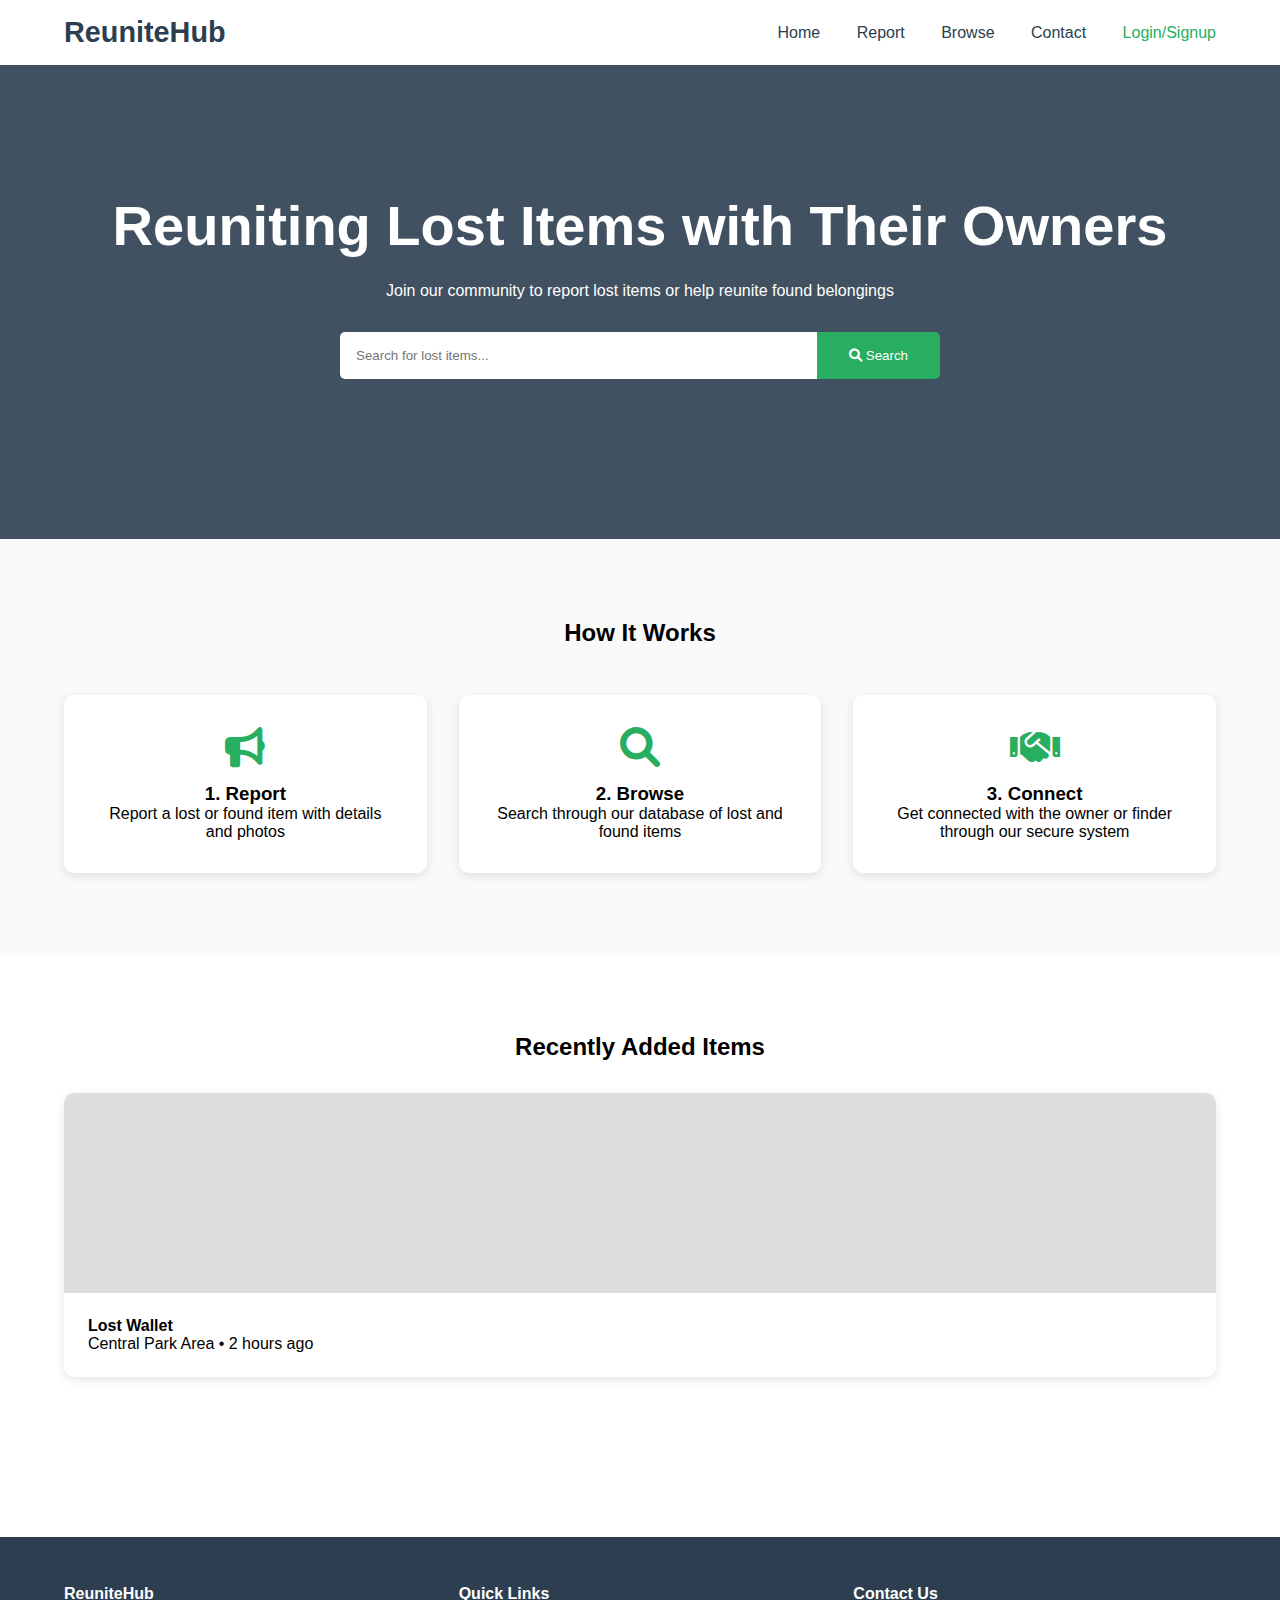
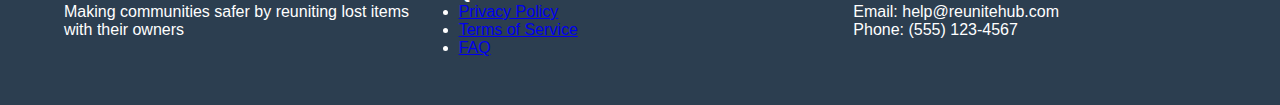
<file: lost.html>
<!DOCTYPE html>
<html lang="en">
<head>
    <meta charset="UTF-8">
    <meta name="viewport" content="width=device-width, initial-scale=1.0">
    <title>ReuniteHub | Lost & Found Community</title>
    <link rel="stylesheet" href="https://cdnjs.cloudflare.com/ajax/libs/font-awesome/6.0.0/css/all.min.css">
    <style>
        * {
            margin: 0;
            padding: 0;
            box-sizing: border-box;
            font-family: 'Segoe UI', Tahoma, Geneva, Verdana, sans-serif;
        }

        /* Navigation */
        .navbar {
            background: #ffffff;
            padding: 1rem 5%;
            box-shadow: 0 2px 10px rgba(0,0,0,0.1);
            display: flex;
            justify-content: space-between;
            align-items: center;
        }

        .logo {
            font-size: 1.8rem;
            font-weight: bold;
            color: #2c3e50;
        }

        .nav-links a {
            margin-left: 2rem;
            text-decoration: none;
            color: #2c3e50;
            font-weight: 500;
        }

        /* Hero Section */
        .hero {
            background: linear-gradient(rgba(44, 62, 80, 0.9), rgba(44, 62, 80, 0.9)),
                        url('https://images.unsplash.com/photo-1589998059171-988d887df646?ixlib=rb-1.2.1&auto=format&fit=crop&w=1355&q=80');
            background-size: cover;
            background-position: center;
            color: white;
            padding: 8rem 5%;
            text-align: center;
        }

        .hero h1 {
            font-size: 3.5rem;
            margin-bottom: 1.5rem;
        }

        .search-bar {
            max-width: 600px;
            margin: 2rem auto;
            display: flex;
        }

        .search-input {
            flex: 1;
            padding: 1rem;
            border: none;
            border-radius: 5px 0 0 5px;
        }

        .search-btn {
            padding: 1rem 2rem;
            background: #27ae60;
            border: none;
            color: white;
            border-radius: 0 5px 5px 0;
            cursor: pointer;
        }

        /* How It Works */
        .steps {
            padding: 5rem 5%;
            background: #f9f9f9;
        }

        .steps-grid {
            display: grid;
            grid-template-columns: repeat(auto-fit, minmax(250px, 1fr));
            gap: 2rem;
            margin-top: 3rem;
        }

        .step-card {
            background: white;
            padding: 2rem;
            border-radius: 10px;
            text-align: center;
            box-shadow: 0 3px 10px rgba(0,0,0,0.1);
        }

        .step-icon {
            font-size: 2.5rem;
            color: #27ae60;
            margin-bottom: 1rem;
        }

        /* Recent Items */
        .recent-items {
            padding: 5rem 5%;
        }

        .items-grid {
            display: grid;
            grid-template-columns: repeat(auto-fit, minmax(250px, 1fr));
            gap: 2rem;
            margin-top: 2rem;
        }

        .item-card {
            border-radius: 10px;
            overflow: hidden;
            box-shadow: 0 3px 10px rgba(0,0,0,0.1);
        }

        .item-image {
            height: 200px;
            background: #ddd;
            background-size: cover;
            background-position: center;
        }

        .item-info {
            padding: 1.5rem;
        }

        /* Footer */
        footer {
            background: #2c3e50;
            color: white;
            padding: 3rem 5%;
            margin-top: 5rem;
        }

        .footer-content {
            display: grid;
            grid-template-columns: repeat(auto-fit, minmax(200px, 1fr));
            gap: 2rem;
        }

        @media (max-width: 768px) {
            .nav-links {
                display: none;
            }
            
            .hero h1 {
                font-size: 2.5rem;
            }
        }
    </style>
    
</head>
<body>
    <!-- Navigation -->
    <nav class="navbar">
        <div class="logo">ReuniteHub</div>
        <div class="nav-links">
            <a href="#home">Home</a>
            <a href="#report">Report</a>
            <a href="#browse">Browse</a>
            <a href="index1.html">Contact</a>
            <a href="signup.html" style="color: #27ae60;">Login/Signup</a>
        </div>
    </nav>

    <!-- Hero Section -->
    <section class="hero">
        <h1>Reuniting Lost Items with Their Owners</h1>
        <p>Join our community to report lost items or help reunite found belongings</p>
        <div class="search-bar">
            <input type="text" class="search-input" placeholder="Search for lost items...">
            <button class="search-btn"><i class="fas fa-search"></i> Search</button>
        </div>
    </section>

    <!-- How It Works -->
    <section class="steps">
        <h2 style="text-align: center;">How It Works</h2>
        <div class="steps-grid">
            <div class="step-card">
                <i class="fas fa-bullhorn step-icon"></i>
                <h3>1. Report</h3>
                <p>Report a lost or found item with details and photos</p>
            </div>
            <div class="step-card">
                <i class="fas fa-search step-icon"></i>
                <h3>2. Browse</h3>
                <p>Search through our database of lost and found items</p>
            </div>
            <div class="step-card">
                <i class="fas fa-handshake step-icon"></i>
                <h3>3. Connect</h3>
                <p>Get connected with the owner or finder through our secure system</p>
            </div>
        </div>
    </section>

    <!-- Recent Items -->
    <section class="recent-items">
        <h2 style="text-align: center;">Recently Added Items</h2>
        <div class="items-grid">
            <div class="item-card">
                <div class="item-image" style="background-image: url('https://source.unsplash.com/random/800x600/?wallet')"></div>
                <div class="item-info">
                    <h4>Lost Wallet</h4>
                    <p>Central Park Area • 2 hours ago</p>
                </div>
            </div>
            <!-- Add more item cards here -->
        </div>
    </section>

    <!-- Footer -->
    <footer>
        <div class="footer-content">
            <div>
                <h4>ReuniteHub</h4>
                <p>Making communities safer by reuniting lost items with their owners</p>
            </div>
            <div>
                <h4>Quick Links</h4>
                <ul>
                    <li><a href="#privacy">Privacy Policy</a></li>
                    <li><a href="#terms">Terms of Service</a></li>
                    <li><a href="#faq">FAQ</a></li>
                </ul>
            </div>
            <div>
                <h4>Contact Us</h4>
                <p>Email: help@reunitehub.com</p>
                <p>Phone: (555) 123-4567</p>
            </div>
        </div>
    </footer>
</body>
</html>
</file>
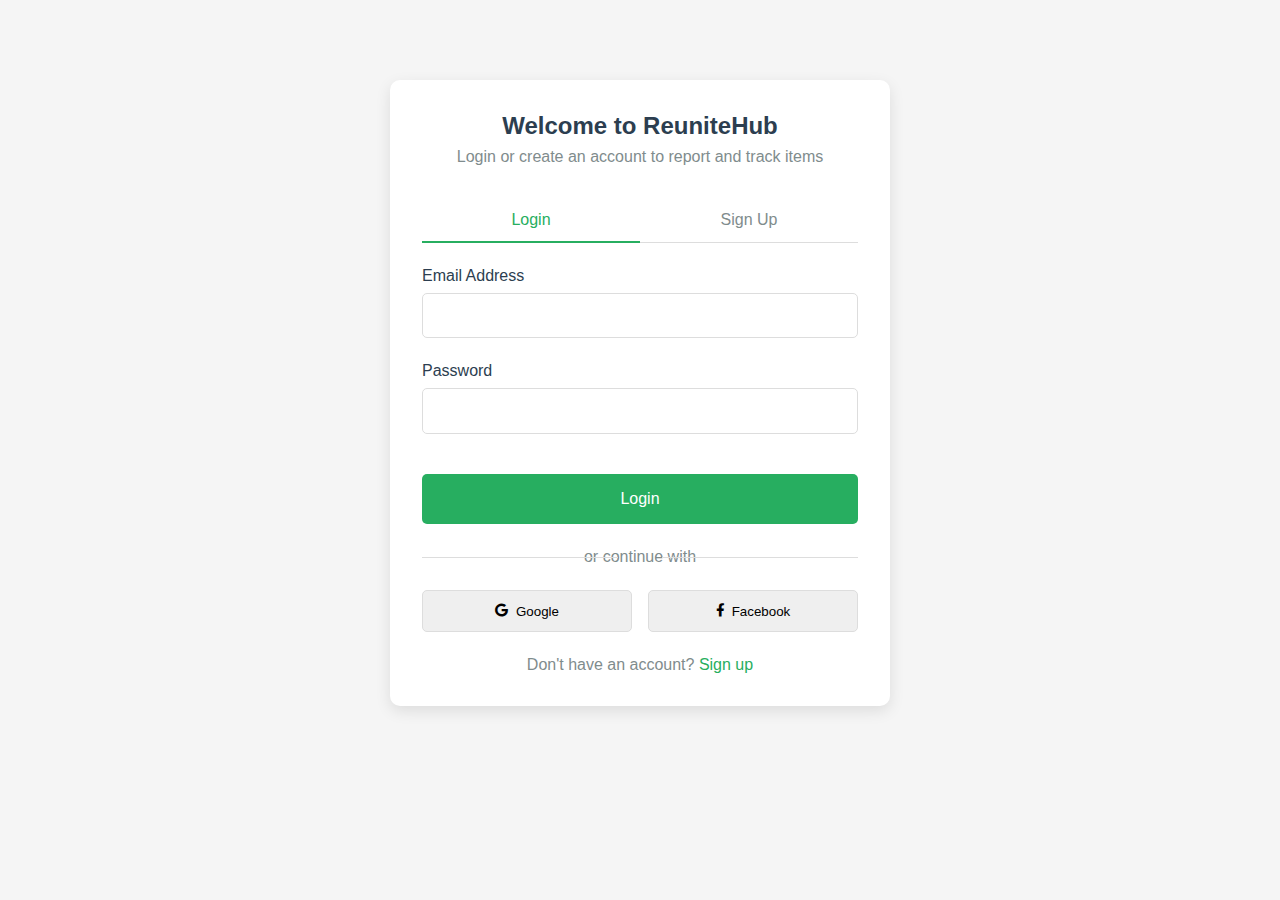
<file: signup.html>
<!DOCTYPE html>
<html lang="en">
<head>
    <meta charset="UTF-8">
    <meta name="viewport" content="width=device-width, initial-scale=1.0">
    <title>Login/Signup | ReuniteHub</title>
    <link rel="stylesheet" href="https://cdnjs.cloudflare.com/ajax/libs/font-awesome/6.0.0/css/all.min.css">
    <style>
        * {
            margin: 0;
            padding: 0;
            box-sizing: border-box;
            font-family: 'Segoe UI', Tahoma, Geneva, Verdana, sans-serif;
        }
        
        body {
            background: #f5f5f5;
        }
        
        .auth-container {
            max-width: 500px;
            margin: 5rem auto;
            padding: 2rem;
            background: white;
            border-radius: 10px;
            box-shadow: 0 5px 15px rgba(0,0,0,0.1);
        }
        
        .auth-header {
            text-align: center;
            margin-bottom: 2rem;
        }
        
        .auth-header h2 {
            color: #2c3e50;
            margin-bottom: 0.5rem;
        }
        
        .auth-header p {
            color: #7f8c8d;
        }
        
        .tabs {
            display: flex;
            margin-bottom: 1.5rem;
            border-bottom: 1px solid #ddd;
        }
        
        .tab-btn {
            padding: 0.8rem 1.5rem;
            background: none;
            border: none;
            cursor: pointer;
            font-size: 1rem;
            color: #7f8c8d;
            position: relative;
            flex: 1;
            text-align: center;
        }
        
        .tab-btn.active {
            color: #27ae60;
            font-weight: 500;
        }
        
        .tab-btn.active::after {
            content: '';
            position: absolute;
            bottom: -1px;
            left: 0;
            width: 100%;
            height: 2px;
            background: #27ae60;
        }
        
        .tab-content {
            display: none;
        }
        
        .tab-content.active {
            display: block;
        }
        
        .form-group {
            margin-bottom: 1.5rem;
        }
        
        .form-group label {
            display: block;
            margin-bottom: 0.5rem;
            font-weight: 500;
            color: #2c3e50;
        }
        
        .form-group input {
            width: 100%;
            padding: 0.8rem;
            border: 1px solid #ddd;
            border-radius: 5px;
            font-size: 1rem;
        }
        
        .submit-btn {
            width: 100%;
            background: #27ae60;
            color: white;
            border: none;
            padding: 1rem;
            border-radius: 5px;
            font-size: 1rem;
            cursor: pointer;
            transition: all 0.3s ease;
            margin-top: 1rem;
        }
        
        .submit-btn:hover {
            background: #2ecc71;
        }
        
        .divider {
            text-align: center;
            margin: 1.5rem 0;
            color: #7f8c8d;
            position: relative;
        }
        
        .divider::before,
        .divider::after {
            content: '';
            position: absolute;
            top: 50%;
            width: 45%;
            height: 1px;
            background: #ddd;
        }
        
        .divider::before {
            left: 0;
        }
        
        .divider::after {
            right: 0;
        }
        
        .social-login {
            display: flex;
            gap: 1rem;
            margin-bottom: 1.5rem;
        }
        
        .social-btn {
            flex: 1;
            padding: 0.8rem;
            border: 1px solid #ddd;
            border-radius: 5px;
            display: flex;
            align-items: center;
            justify-content: center;
            gap: 0.5rem;
            cursor: pointer;
            transition: all 0.3s ease;
        }
        
        .social-btn:hover {
            background: #f5f5f5;
        }
        
        .auth-footer {
            text-align: center;
            margin-top: 1.5rem;
            color: #7f8c8d;
        }
        
        .auth-footer a {
            color: #27ae60;
            text-decoration: none;
        }
    </style>
</head>
<body>
    <div class="auth-container">
        <div class="auth-header">
            <h2>Welcome to ReuniteHub</h2>
            <p>Login or create an account to report and track items</p>
        </div>
        
        <div class="tabs">
            <button class="tab-btn active" data-tab="login">Login</button>
            <button class="tab-btn" data-tab="signup">Sign Up</button>
        </div>
        
        <div class="tab-content active" id="login-tab">
            <form id="loginForm">
                <div class="form-group">
                    <label for="loginEmail">Email Address</label>
                    <input type="email" id="loginEmail" required>
                </div>
                <div class="form-group">
                    <label for="loginPassword">Password</label>
                    <input type="password" id="loginPassword" required>
                </div>
                <button type="submit" class="submit-btn">Login</button>
            </form>
            
            <div class="divider">or continue with</div>
            
            <div class="social-login">
                <button class="social-btn">
                    <i class="fab fa-google"></i> Google
                </button>
                <button class="social-btn">
                    <i class="fab fa-facebook-f"></i> Facebook
                </button>
            </div>
            
            <div class="auth-footer">
                Don't have an account? <a href="#" id="switchToSignup">Sign up</a>
            </div>
        </div>
        
        <div class="tab-content" id="signup-tab">
            <form id="signupForm">
                <div class="form-group">
                    <label for="signupName">Full Name</label>
                    <input type="text" id="signupName" required>
                </div>
                <div class="form-group">
                    <label for="signupEmail">Email Address</label>
                    <input type="email" id="signupEmail" required>
                </div>
                <div class="form-group">
                    <label for="signupPassword">Password</label>
                    <input type="password" id="signupPassword" required>
                </div>
                <div class="form-group">
                    <label for="signupConfirmPassword">Confirm Password</label>
                    <input type="password" id="signupConfirmPassword" required>
                </div>
                <button type="submit" class="submit-btn">Create Account</button>
            </form>
            
            <div class="divider">or sign up with</div>
            
            <div class="social-login">
                <button class="social-btn">
                    <i class="fab fa-google"></i> Google
                </button>
                <button class="social-btn">
                    <i class="fab fa-facebook-f"></i> Facebook
                </button>
            </div>
            
            <div class="auth-footer">
                Already have an account? <a href="#" id="switchToLogin">Login</a>
            </div>
        </div>
    </div>

    <script>
        // Tab switching
        const tabBtns = document.querySelectorAll('.tab-btn');
        const tabContents = document.querySelectorAll('.tab-content');
        const switchToSignup = document.getElementById('switchToSignup');
        const switchToLogin = document.getElementById('switchToLogin');
        
        tabBtns.forEach(btn => {
            btn.addEventListener('click', () => {
                tabBtns.forEach(b => b.classList.remove('active'));
                tabContents.forEach(c => c.classList.remove('active'));
                
                btn.classList.add('active');
                document.getElementById(`${btn.dataset.tab}-tab`).classList.add('active');
            });
        });
        
        switchToSignup.addEventListener('click', (e) => {
            e.preventDefault();
            tabBtns.forEach(b => b.classList.remove('active'));
            tabContents.forEach(c => c.classList.remove('active'));
            
            document.querySelector('.tab-btn[data-tab="signup"]').classList.add('active');
            document.getElementById('signup-tab').classList.add('active');
        });
        
        switchToLogin.addEventListener('click', (e) => {
            e.preventDefault();
            tabBtns.forEach(b => b.classList.remove('active'));
            tabContents.forEach(c => c.classList.remove('active'));
            
            document.querySelector('.tab-btn[data-tab="login"]').classList.add('active');
            document.getElementById('login-tab').classList.add('active');
        });
        
        // Form submissions
        const loginForm = document.getElementById('loginForm');
        const signupForm = document.getElementById('signupForm');
        
        // Check if user is already logged in
        if (localStorage.getItem('currentUser')) {
            window.location.href = 'account.html';
        }
        
        loginForm.addEventListener('submit', (e) => {
            e.preventDefault();
            const email = document.getElementById('loginEmail').value;
            const password = document.getElementById('loginPassword').value;
            
            // In a real app, you would validate against your backend
            // For demo purposes, we'll just check if the user exists in localStorage
            const users = JSON.parse(localStorage.getItem('users')) || [];
            const user = users.find(u => u.email === email && u.password === password);
            
            if (user) {
                localStorage.setItem('currentUser', JSON.stringify(user));
                window.location.href = 'account.html';
            } else {
                alert('Invalid email or password');
            }
        });
        
        signupForm.addEventListener('submit', (e) => {
            e.preventDefault();
            const name = document.getElementById('signupName').value;
            const email = document.getElementById('signupEmail').value;
            const password = document.getElementById('signupPassword').value;
            const confirmPassword = document.getElementById('signupConfirmPassword').value;
            
            if (password !== confirmPassword) {
                alert('Passwords do not match');
                return;
            }
            
            // Check if user already exists
            const users = JSON.parse(localStorage.getItem('users')) || [];
            if (users.some(u => u.email === email)) {
                alert('Email already registered');
                return;
            }
            
            // Create new user
            const newUser = {
                id: Date.now(),
                name,
                email,
                password, // In a real app, you would hash this
                joined: new Date().toISOString()
            };
            
            users.push(newUser);
            localStorage.setItem('users', JSON.stringify(users));
            localStorage.setItem('currentUser', JSON.stringify(newUser));
            
            alert('Account created successfully!');
            window.location.href = 'account.html';
        });
    </script>
</body>
</html>
</file>
<file: style.css>
* {
            margin: 0;
            padding: 0;
            box-sizing: border-box;
            font-family: 'Arial', sans-serif;
        }

        /* Contact Section */
        .contact-section {
            background: #f8f9fa;
            padding: 80px 0;
        }

        .contact-container {
            max-width: 1200px;
            margin: 0 auto;
            display: flex;
            gap: 50px;
        }

        .contact-form {
            flex: 1;
            background: white;
            padding: 40px;
            border-radius: 10px;
            box-shadow: 0 0 20px rgba(0,0,0,0.1);
        }

        .contact-info {
            flex: 1;
            background: #2a3f5f;
            padding: 40px;
            border-radius: 10px;
            color: white;
        }

        h2 {
            color: #2a3f5f;
            margin-bottom: 30px;
            font-size: 2.5em;
        }

        .form-group {
            margin-bottom: 20px;
        }

        input, textarea {
            width: 100%;
            padding: 12px;
            border: 1px solid #ddd;
            border-radius: 5px;
            margin-top: 5px;
        }

        button {
            background: #2a3f5f;
            color: white;
            padding: 12px 30px;
            border: none;
            border-radius: 5px;
            cursor: pointer;
            transition: background 0.3s;
        }

        button:hover {
            background: #1a2b40;
        }

        .info-item {
            margin-bottom: 30px;
            display: flex;
            align-items: center;
        }

        .info-item i {
            font-size: 24px;
            margin-right: 15px;
            color: #4fc3f7;
        }

        /* Footer Styles */
        footer {
            background: #2a3f5f;
            color: white;
            padding: 50px 0 20px;
        }

        .footer-content {
            max-width: 1200px;
            margin: 0 auto;
            display: flex;
            justify-content: space-between;
            flex-wrap: wrap;
            gap: 30px;
        }

        .footer-section {
            flex: 1;
            min-width: 250px;
        }

        .footer-section h3 {
            margin-bottom: 20px;
            color: #4fc3f7;
        }

        .footer-links {
            list-style: none;
        }

        .footer-links li {
            margin-bottom: 10px;
        }

        .footer-links a {
            color: white;
            text-decoration: none;
            transition: color 0.3s;
        }

        .footer-links a:hover {
            color: #4fc3f7;
        }

        .social-icons {
            display: flex;
            gap: 15px;
            margin-top: 20px;
        }

        .social-icon {
            width: 40px;
            height: 40px;
            border-radius: 50%;
            background: white;
            display: flex;
            align-items: center;
            justify-content: center;
            transition: transform 0.3s;
        }

        .social-icon:hover {
            transform: translateY(-3px);
        }

        .footer-bottom {
            text-align: center;
            margin-top: 50px;
            padding-top: 20px;
            border-top: 1px solid #3f5675;
        }

        .copyright {
            font-size: 0.9em;
            color: #ccc;
        }

        /* Social Media Colors */
        .facebook { color: #3b5998; }
        .twitter { color: #1da1f2; }
        .instagram { color: #e1306c; }
</file>
